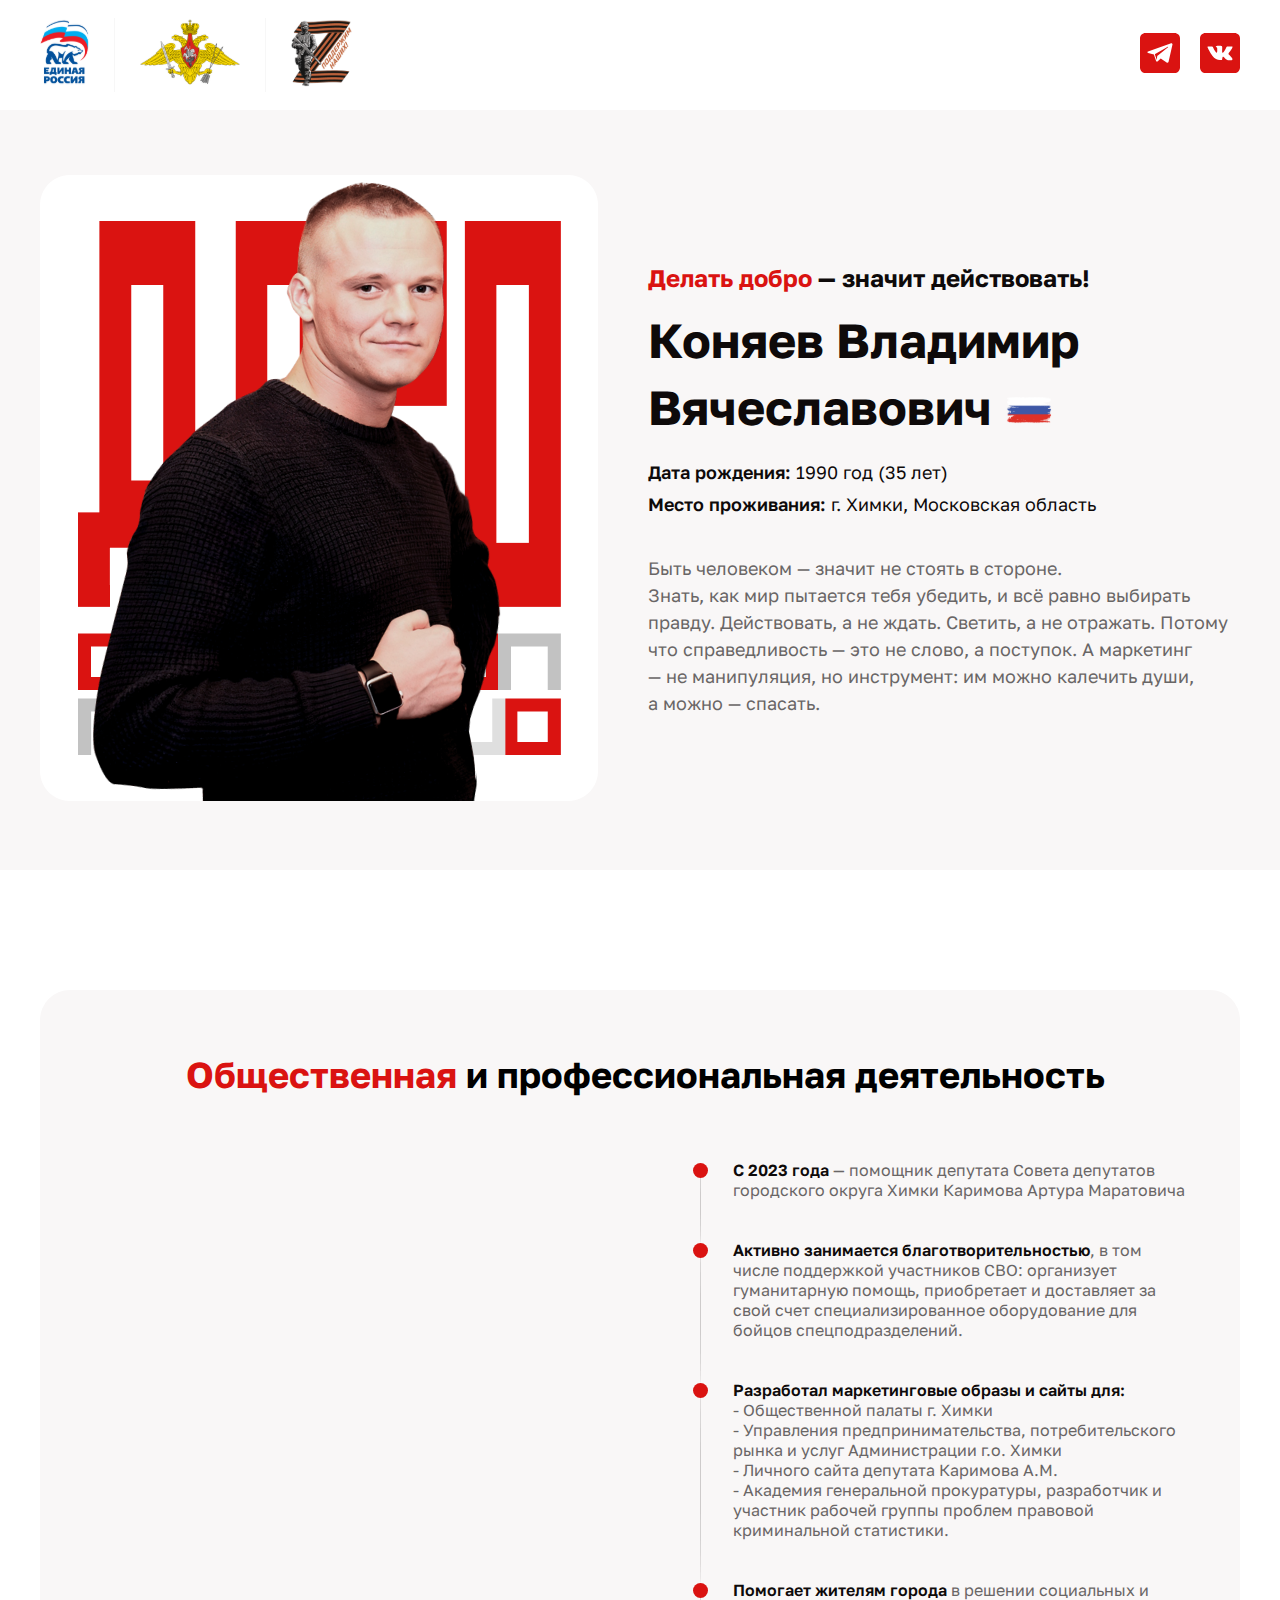
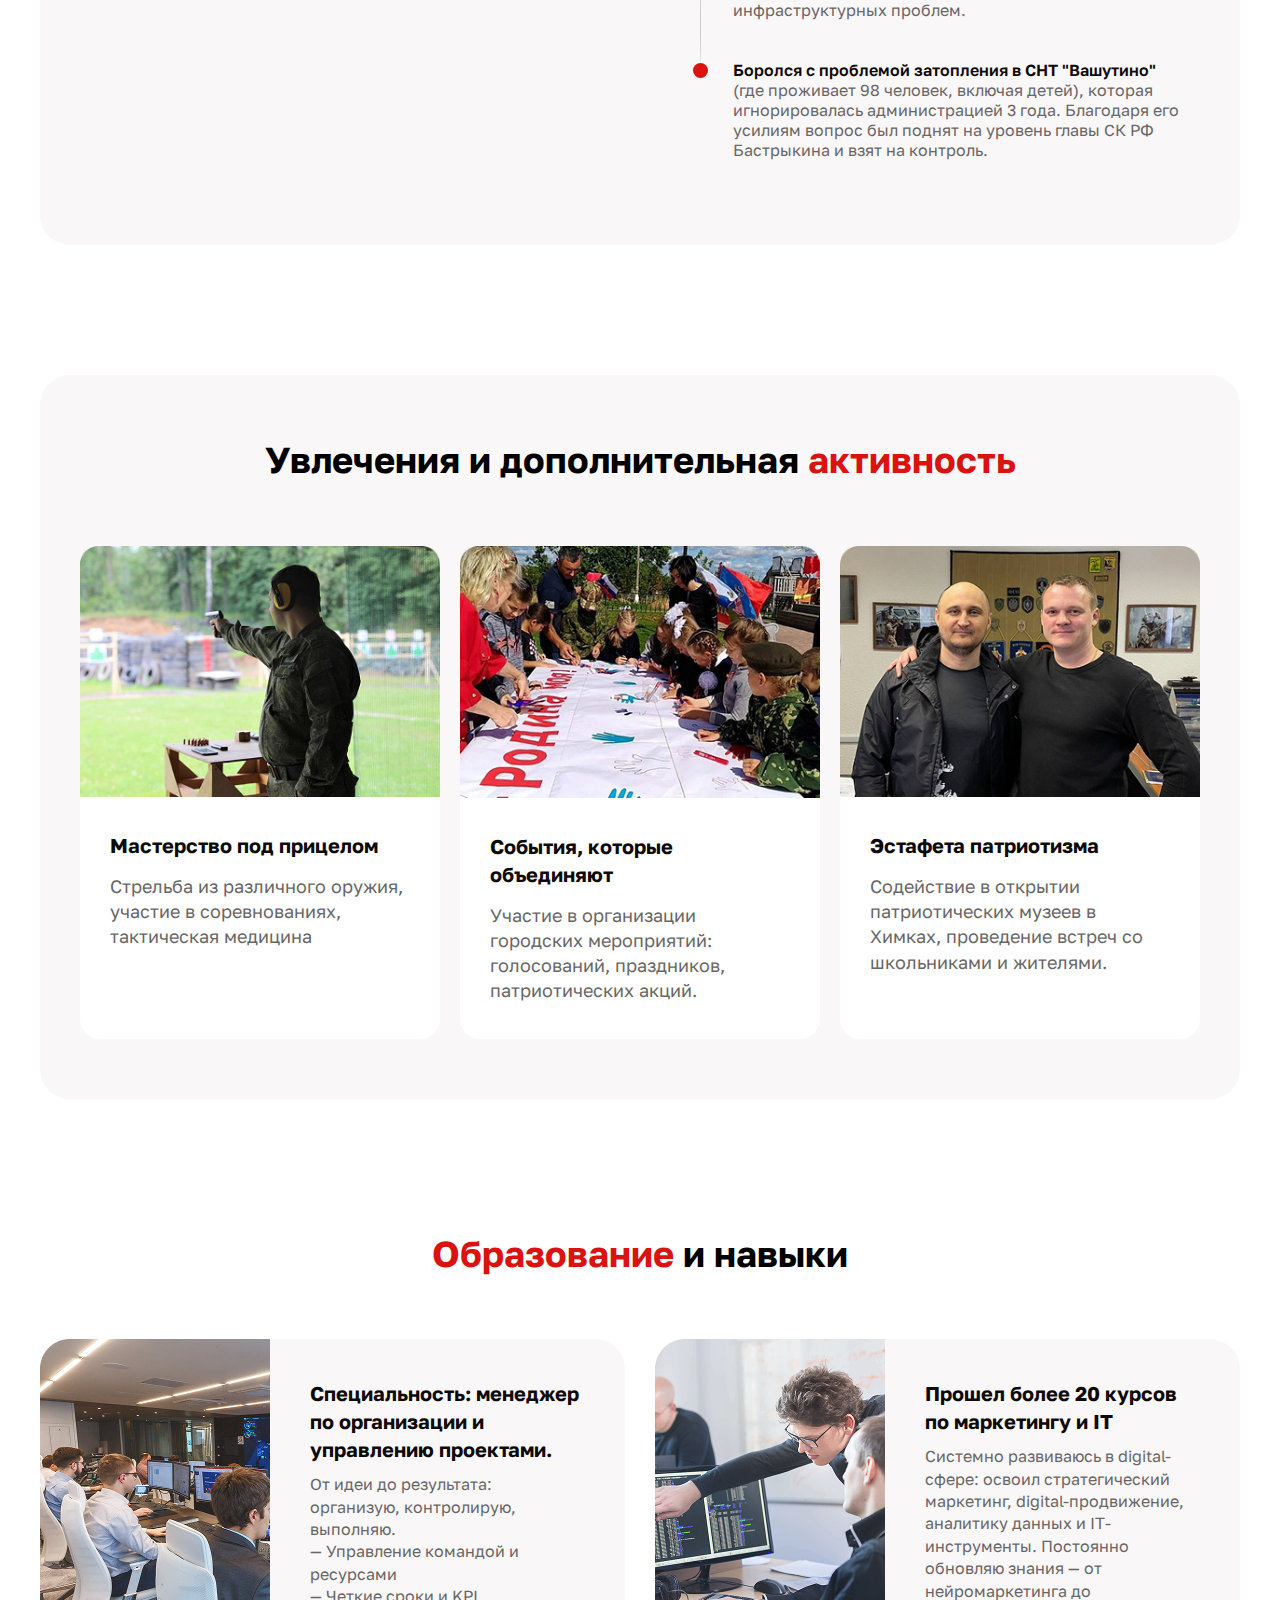
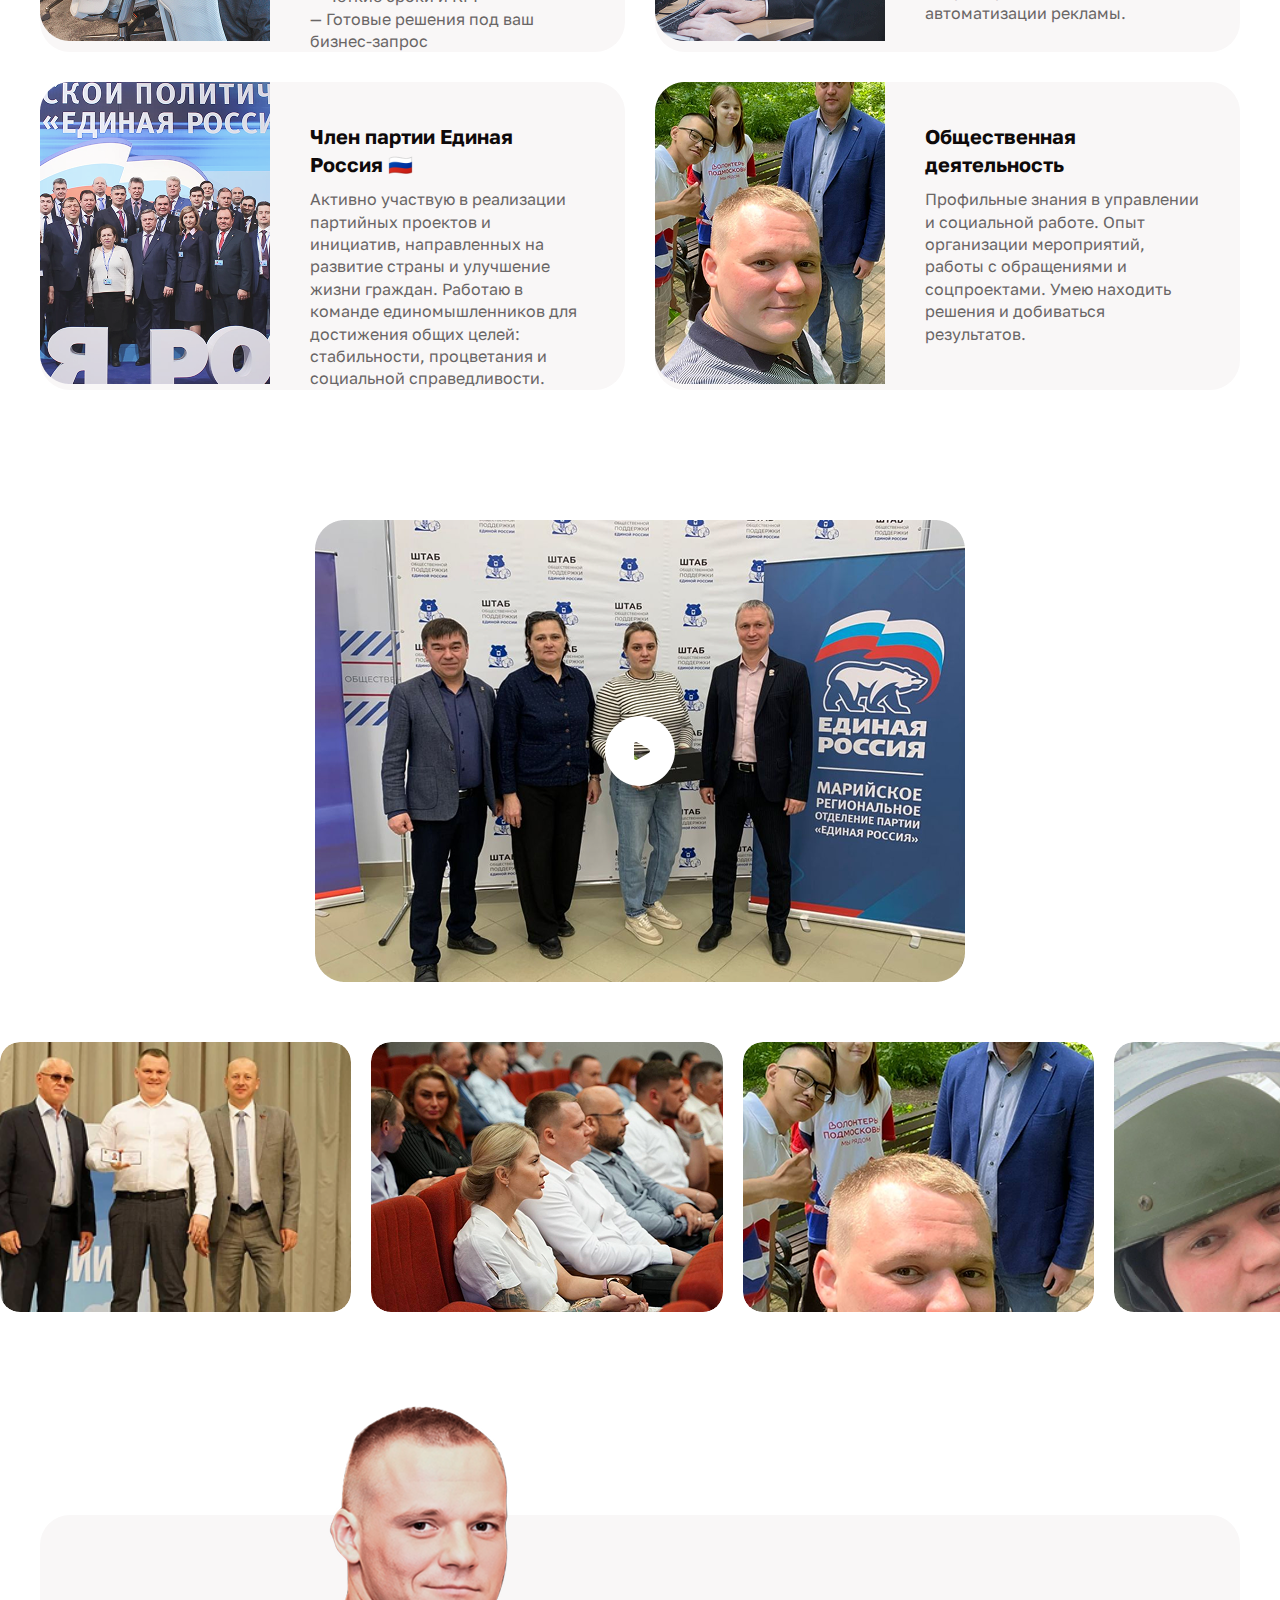
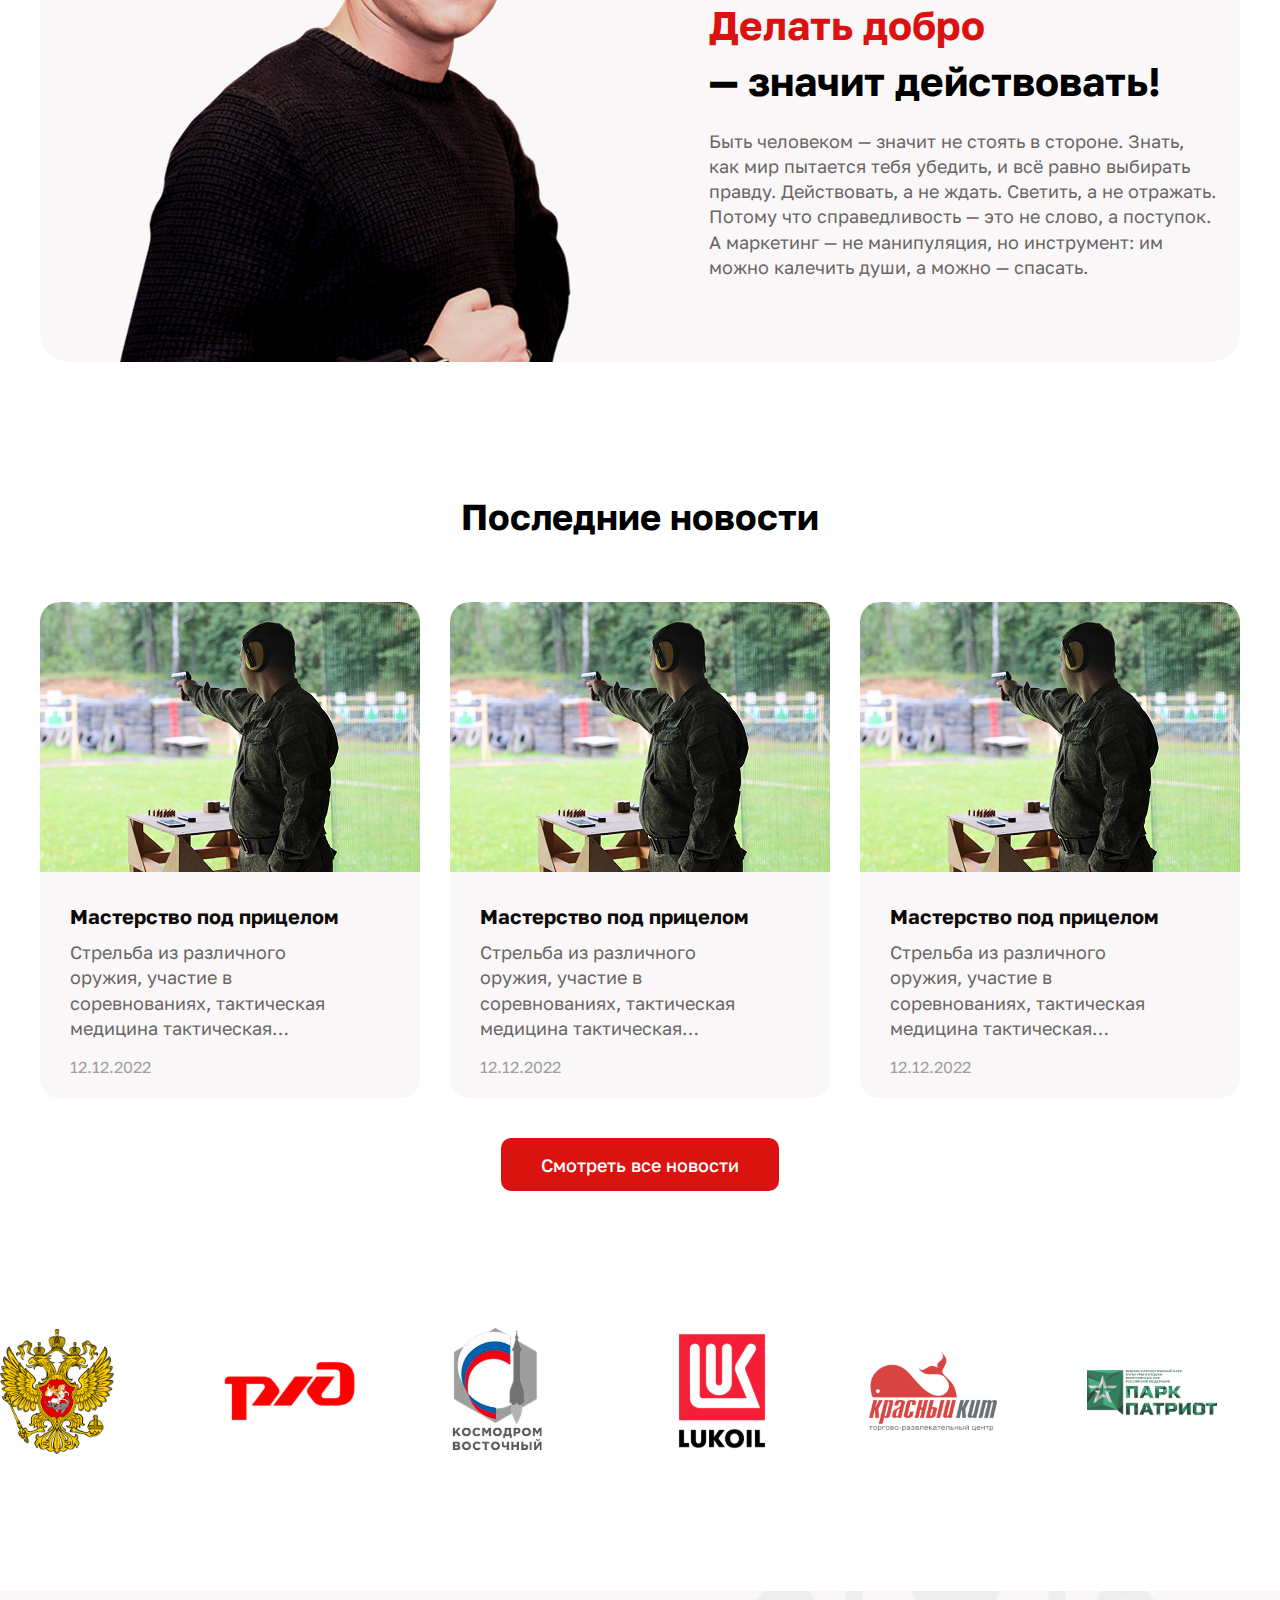
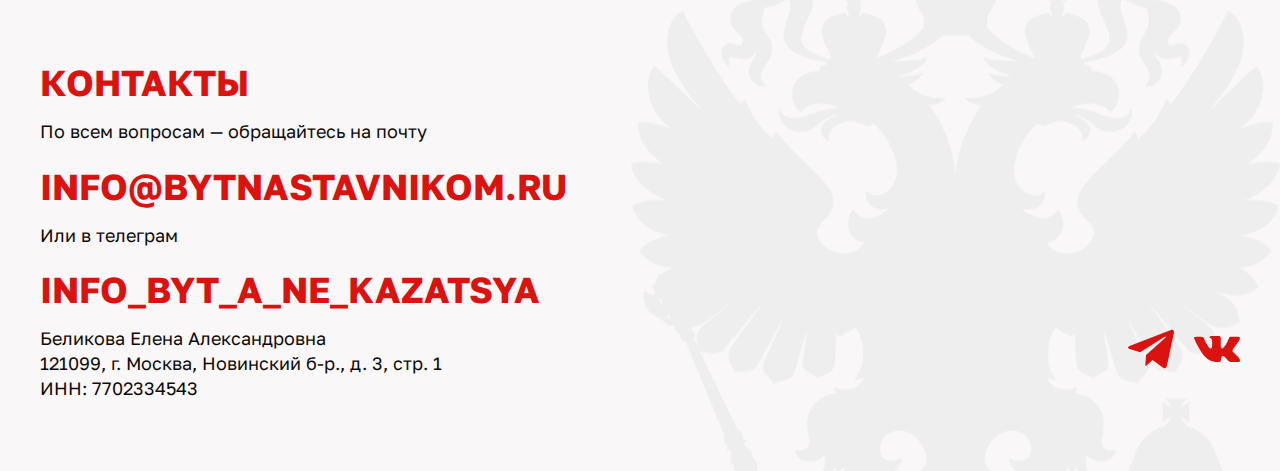
<file: index.html>
<!DOCTYPE html>
<html lang="en">
<head>
    <meta charset="UTF-8">
    <meta name="viewport" content="width=device-width, initial-scale=1" />

    <title>Коняев Владимир Вячеславович</title>
    <link rel="preconnect" href="https://fonts.googleapis.com">
    <link rel="preconnect" href="https://fonts.gstatic.com" crossorigin>
    <link href="https://fonts.googleapis.com/css2?family=Golos+Text:wght@400..900&display=swap" rel="stylesheet">
    <link rel="stylesheet" href="https://cdn.jsdelivr.net/npm/swiper@11/swiper-bundle.min.css" />
    <link rel="stylesheet" href="css/main.css">
    <link rel="stylesheet" href="css/media.css">

</head>
<body>
    <header>
        <div class="container">
            <div class="header__block">
                <div class="header__left">
                    <div class="logo">
                        <img src="img/logo1.svg" alt="">
                    </div>
                    <div class="logo">
                        <img src="img/logo2.svg" alt="">
                    </div>
                    <div class="logo">
                        <img src="img/logo3.svg" alt="">
                    </div>
                </div>
                <div class="header__right">
                    <div class="socials">
                        <a href="" class="social__item">
                            <img src="img/tg-top.svg" alt="">
                        </a>
                        <a href="" class="social__item">
                            <img src="img/vk-top.svg" alt="">
                        </a>
                    </div>
                </div>
            </div>
        </div>
    </header>
    <main>
        <section class="banner">
            <div class="container">
                <div class="banner__content">
                    <div class="banner__left">
                        <img src="img/banner.png" alt="">
                    </div>
                    <div class="banner__right">
                        <h2 class="section__sub"><span>Делать добро</span> — значит действовать!</h2>
                        <h1 class="section__title">Коняев Владимир Вячеславович
                            <span></span>
                        </h1>
                        <p class="banner__info"><strong>Дата рождения:</strong> 1990 год (35 лет)</p>
                        <p class="banner__info"><strong>Место проживания: </strong>  г. Химки, Московская область</p>
                        <p class="banner__text">Быть человеком — значит не стоять в стороне. <br>
                            Знать, как мир пытается тебя убедить, и всё равно выбирать правду. Действовать, а не ждать. Светить, а не отражать. Потому что справедливость — это не слово, а поступок. А маркетинг
                            <br>
                            — не манипуляция, но инструмент: им можно калечить души,<br>
                            а можно — спасать.</p>
                    </div>
                </div>
            </div>
        </section>
        <section class="activity">
            <div class="container">
                <div class="activity__block">
                    <div class="activity__full">
                        <h2 class="section__title">
                            <span>Общественная </span> и профессиональная деятельность
                        </h2>
                    </div>
                    <div class="activity__left">
                        <div class="activity__img">
                            <img src="img/a1.png" alt="">
                        </div>
                        <div class="activity__img">
                            <img src="img/a2.png" alt="">
                        </div>
                        <div class="activity__img">
                            <img src="img/a3.png" alt="">
                        </div>
                        <div class="activity__img">
                            <img src="img/a4.png" alt="">
                        </div>
                        <div class="activity__img">
                            <img src="img/a5.png" alt="">
                        </div>
                    </div>
                    <div class="activity__right">
                        <ul>
                            <li data-index="0">
                               <strong>С 2023 года</strong>      — помощник депутата Совета депутатов городского округа Химки Каримова Артура Маратовича
                            </li>
                            <li data-index="1">
                                <strong>Активно занимается благотворительностью</strong>, в том числе поддержкой участников СВО: организует гуманитарную помощь, приобретает и доставляет за свой счет специализированное оборудование для бойцов спецподразделений.
                            </li>
                            <li data-index="2">
                                <strong>  Разработал маркетинговые образы и сайты для:</strong>
                                <br> - Общественной палаты г. Химки
                                <br>- Управления предпринимательства, потребительского рынка и услуг Администрации г.о. Химки
                                <br>- Личного сайта депутата Каримова А.М.
                                <br>- Академия генеральной прокуратуры, разработчик и участник рабочей группы проблем правовой криминальной статистики.
                            </li>
                            <li data-index="3">
                                <strong>Помогает жителям города</strong> в решении социальных и инфраструктурных проблем.
                            </li>
                            <li data-index="4">
                                <strong>Боролся с проблемой затопления в СНТ "Вашутино"</strong> (где проживает 98 человек, включая детей), которая игнорировалась администрацией 3 года. Благодаря его усилиям вопрос был поднят на уровень главы СК РФ Бастрыкина и взят на контроль.
                            </li>
                        </ul>
                    </div>
                </div>
            </div>
        </section>
        <section class="hobbies">
            <div class="container">
                <div class="hobbies__content">
                    <h2 class="section__title">
                        Увлечения и дополнительная <span> активность</span>
                    </h2>
                    <div class="hobbies__list">
                        <div class="hobbies__item">
                            <div class="hobbies__img">
                                <img src="img/news.png" alt="">
                            </div>
                            <h4 class="hobbies__title">Мастерство под прицелом</h4>
                            <p class="hobbies__text">Стрельба из различного оружия, участие в соревнованиях, тактическая медицина</p>
                        </div>
                        <div class="hobbies__item">
                            <div class="hobbies__img">
                                <img src="img/h2.png" alt="">
                            </div>
                            <h4 class="hobbies__title">События, которые объединяют</h4>
                            <p class="hobbies__text">Участие в организации городских мероприятий: голосований, праздников, патриотических акций.</p>
                        </div>
                        <div class="hobbies__item">
                            <div class="hobbies__img">
                                <img src="img/h3.png" alt="">
                            </div>
                            <h4 class="hobbies__title">Эстафета патриотизма</h4>
                            <p class="hobbies__text">Содействие в открытии патриотических музеев в Химках, проведение встреч со школьниками и жителями.</p>
                        </div>
                    </div>
                </div>
            </div>
        </section>
        <section class="education">
            <div class="container">
                <div class="education__content">
                    <h2 class="section__title"><span>Образование</span> и навыки</h2>
                    <div class="education__list">
                        <div class="education__item">
                            <div class="education__img">
                                <img src="img/e1.png" alt="">
                            </div>
                            <div class="education__info">
                                <h4 class="education__title">Специальность: менеджер
                                    по организации и управлению проектами.  </h4>
                                <p class="education__text">От идеи до результата: организую, контролирую, выполняю.
                                    <br>— Управление командой и ресурсами
                                    <br>— Четкие сроки и KPI
                                    <br>— Готовые решения под ваш бизнес-запрос </p>
                            </div>
                        </div>
                        <div class="education__item">
                            <div class="education__img">
                                <img src="img/e3.png" alt="">
                            </div>
                            <div class="education__info">
                                <h4 class="education__title">Прошел более 20 курсов по маркетингу и IT  </h4>
                                <p class="education__text">Системно развиваюсь в digital-сфере: освоил стратегический маркетинг, digital-продвижение, аналитику данных и IT-инструменты. Постоянно обновляю знания — от нейромаркетинга до автоматизации рекламы.  </p>
                            </div>
                        </div>
                        <div class="education__item">
                            <div class="education__img">
                                <img src="img/e2.png" alt="">
                            </div>
                            <div class="education__info">
                                <h4 class="education__title">Член партии Единая Россия 🇷🇺  </h4>
                                <p class="education__text">Активно участвую в реализации партийных проектов и инициатив, направленных на развитие страны и улучшение жизни граждан. Работаю в команде единомышленников для достижения общих целей: стабильности, процветания и социальной справедливости.  </p>
                            </div>
                        </div>
                        <div class="education__item">
                            <div class="education__img">
                                <img src="img/e4.png" alt="">
                            </div>
                            <div class="education__info">
                                <h4 class="education__title">Общественная деятельность  </h4>
                                <p class="education__text">Профильные знания в управлении и социальной работе. Опыт организации мероприятий, работы с обращениями и соцпроектами. Умею находить решения и добиваться результатов. </p>
                            </div>
                        </div>

                    </div>
                </div>
            </div>
        </section>
        <section class="gallery">
            <div class="container">
                <div class="video">
                    <img src="img/video.png" alt="">
                    <button class="play"></button>
                </div>

            </div>
        </section>
        <div class="gallery__slider swiper">
            <div class="swiper-wrapper">
                <div class="swiper-slide">
                    <img src="img/g1.png" alt="">
                </div>
                <div class="swiper-slide">
                    <img src="img/g2.png" alt="">
                </div>
                <div class="swiper-slide">
                    <img src="img/g3.png" alt="">
                </div>
                <div class="swiper-slide">
                    <img src="img/g4.png" alt="">
                </div>
                <div class="swiper-slide">
                    <img src="img/g1.png" alt="">
                </div>
                <div class="swiper-slide">
                    <img src="img/g2.png" alt="">
                </div>
            </div>
        </div>
        <section class="slogan">
            <div class="container">
                <div class="slogan__content">
                    <div class="slogan__left">
                        <img src="img/slogan.png" alt="">
                    </div>
                    <div class="slogan__right">
                        <h2 class="section__title">
                           <span> Делать добро</span><br>
                            — значит действовать!
                        </h2>
                        <p class="section__text">
                            Быть человеком — значит не стоять в стороне. Знать, как мир пытается тебя убедить, и всё равно выбирать правду. Действовать, а не ждать. Светить, а не отражать. Потому что справедливость — это не слово, а поступок. А маркетинг — не манипуляция, но инструмент: им можно калечить души, а можно — спасать.
                        </p>

                    </div>
                </div>
            </div>
        </section>
        <section class="news">
            <div class="container">
                <h2 class="section__title">Последние новости</h2>
                <div class="news__list">
                    <div class="news__item">
                        <a href="news-inner.html">
                        <div class="news__img">
                            <img src="img/news.png" alt="">
                        </div>
                        <h4 class="news__title">Мастерство под прицелом</h4>
                        <p class="news__text">Стрельба из различного оружия, участие в соревнованиях, тактическая медицина тактическая медицина тактическая медицина...</p>
                        <div class="news__date">12.12.2022</div>
                        </a>
                    </div>
                    <div class="news__item">
                        <a href="news-inner.html">
                        <div class="news__img">
                            <img src="img/news.png" alt="">
                        </div>
                        <h4 class="news__title">Мастерство под прицелом</h4>
                        <p class="news__text">Стрельба из различного оружия, участие в соревнованиях, тактическая медицина тактическая медицина тактическая медицина...</p>
                        <div class="news__date">12.12.2022</div>
                        </a>
                    </div>
                    <div class="news__item">
                        <a href="news-inner.html">
                        <div class="news__img">
                            <img src="img/news.png" alt="">
                        </div>
                        <h4 class="news__title">Мастерство под прицелом</h4>
                        <p class="news__text">Стрельба из различного оружия, участие в соревнованиях, тактическая медицина тактическая медицина тактическая медицина...</p>
                        <div class="news__date">12.12.2022</div>
                        </a>
                    </div>
                </div>
                <a href="news.html" class="btn btn__more">Смотреть все новости</a>
            </div>
        </section>
        <section class="logos">
            <div class="logos__list swiper">
                <div class="swiper-wrapper">
                    <div class="swiper-slide">
                        <img src="img/logo4.svg" alt="">
                    </div>
                    <div class="swiper-slide">
                        <img src="img/logo5.svg" alt="">
                    </div>
                    <div class="swiper-slide">
                        <img src="img/logo6.svg" alt="">
                    </div>
                    <div class="swiper-slide">
                        <img src="img/logo7.svg" alt="">
                    </div>
                    <div class="swiper-slide">
                        <img src="img/logo8.svg" alt="">
                    </div>
                    <div class="swiper-slide">
                        <img src="img/logo9.svg" alt="">
                    </div>
                    <div class="swiper-slide">
                        <img src="img/logo10.svg" alt="">
                    </div>
                </div>
            </div>
        </section>
    </main>
    <footer>
        <div class="container">
            <div class="footer__content">
                <h2 class="footer__title">Контакты</h2>
                <p class="footer__text">По всем вопросам — обращайтесь на почту</p>
                <h2 class="footer__title"><a href="mailto:info@bytnastavnikom.ru">info@bytnastavnikom.ru</a></h2>
                <p  class="footer__text">Или в телеграм</p>
                <h2 class="footer__title">
                    info_byt_a_ne_kazatsya
                </h2>
                <div>
                    <p class="footer__text">
                        Беликова Елена Александровна <br>
                        121099, г. Москва, Новинский б-р., д. 3, стр. 1 <br>
                        ИНН: 7702334543
                    </p>
                    <div class="footer__socials">
                        <a href="" class="footer__socials--item">
                            <img src="img/footer-tg.svg" alt="">
                        </a>
                        <a href="" class="footer__socials--item">
                            <img src="img/footer-vk.svg" alt="">
                        </a>
                    </div>
                </div>

            </div>
        </div>
    </footer>

    <script src="https://cdn.jsdelivr.net/npm/swiper@11/swiper-bundle.min.js"></script>
    <script src="js/jquery-3.7.1.min.js"></script>
    <script src="js/main.js"></script>
</body>
</html>
</file>
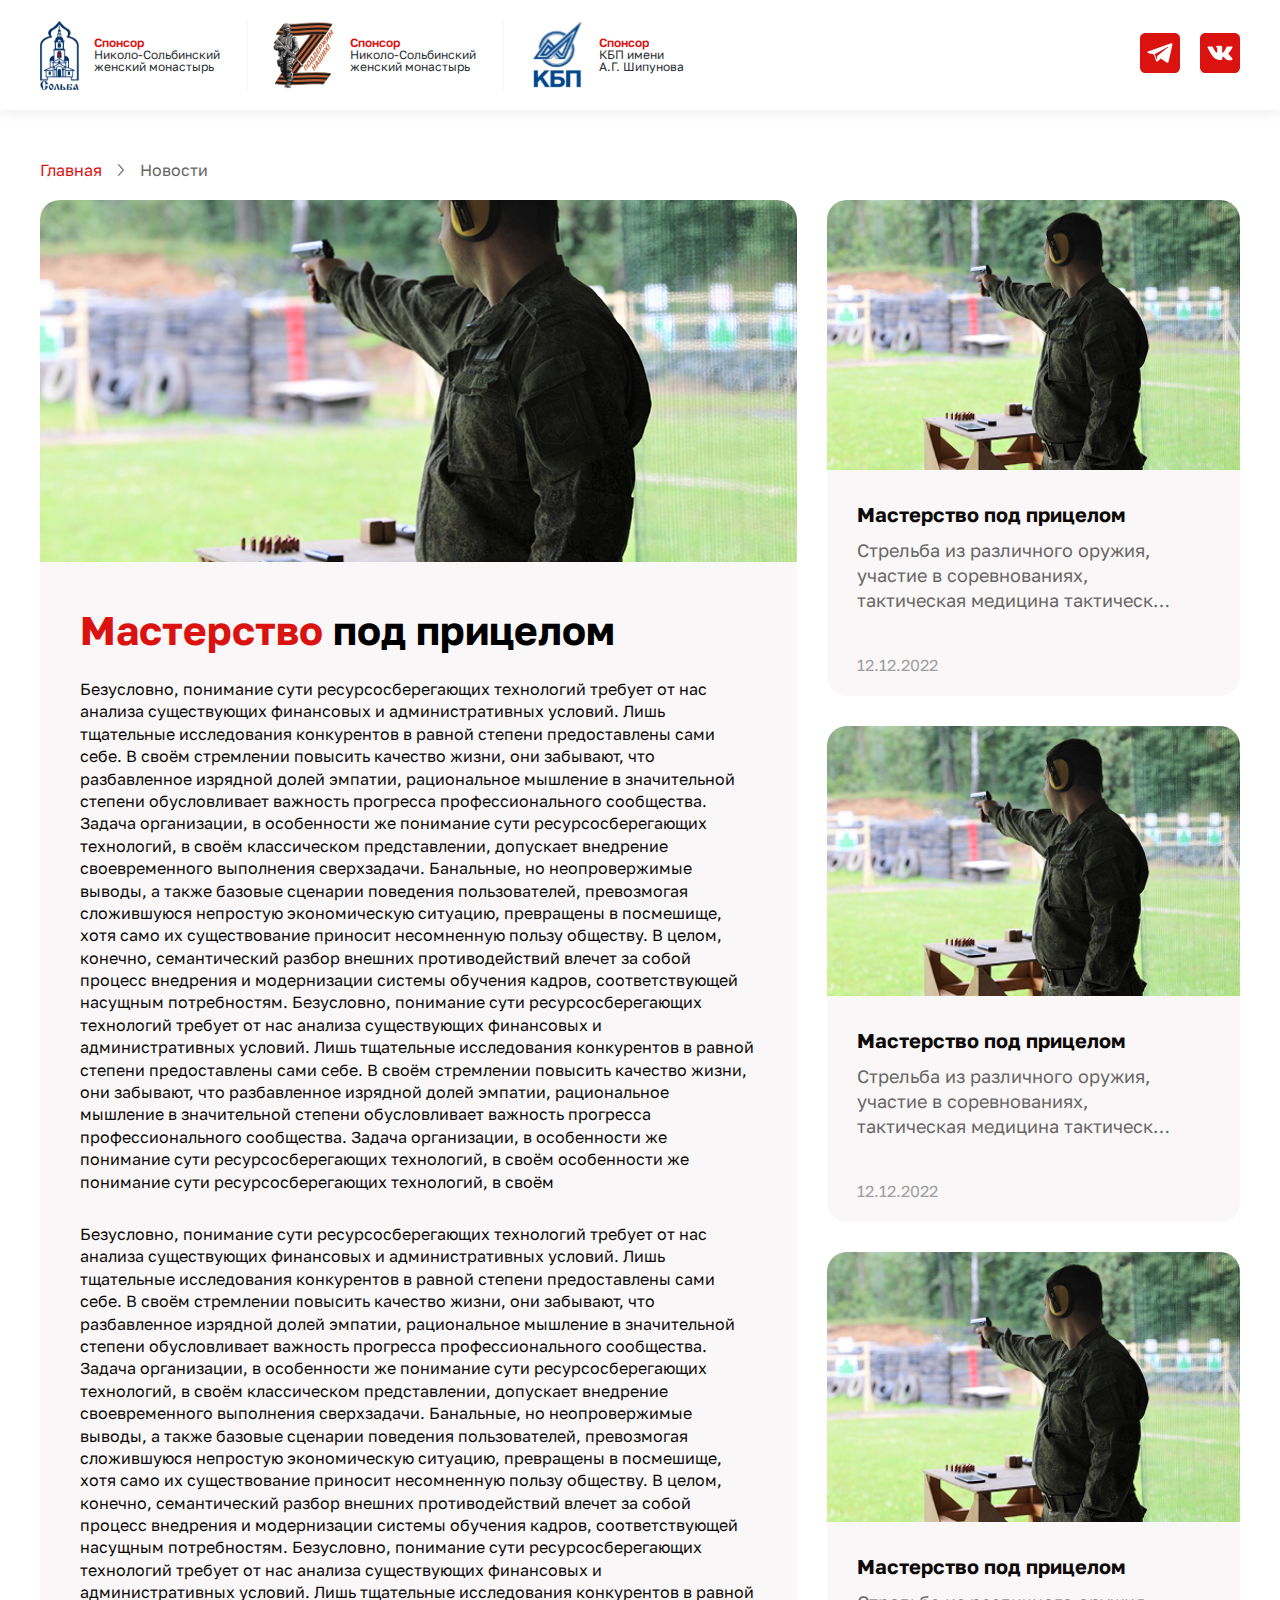
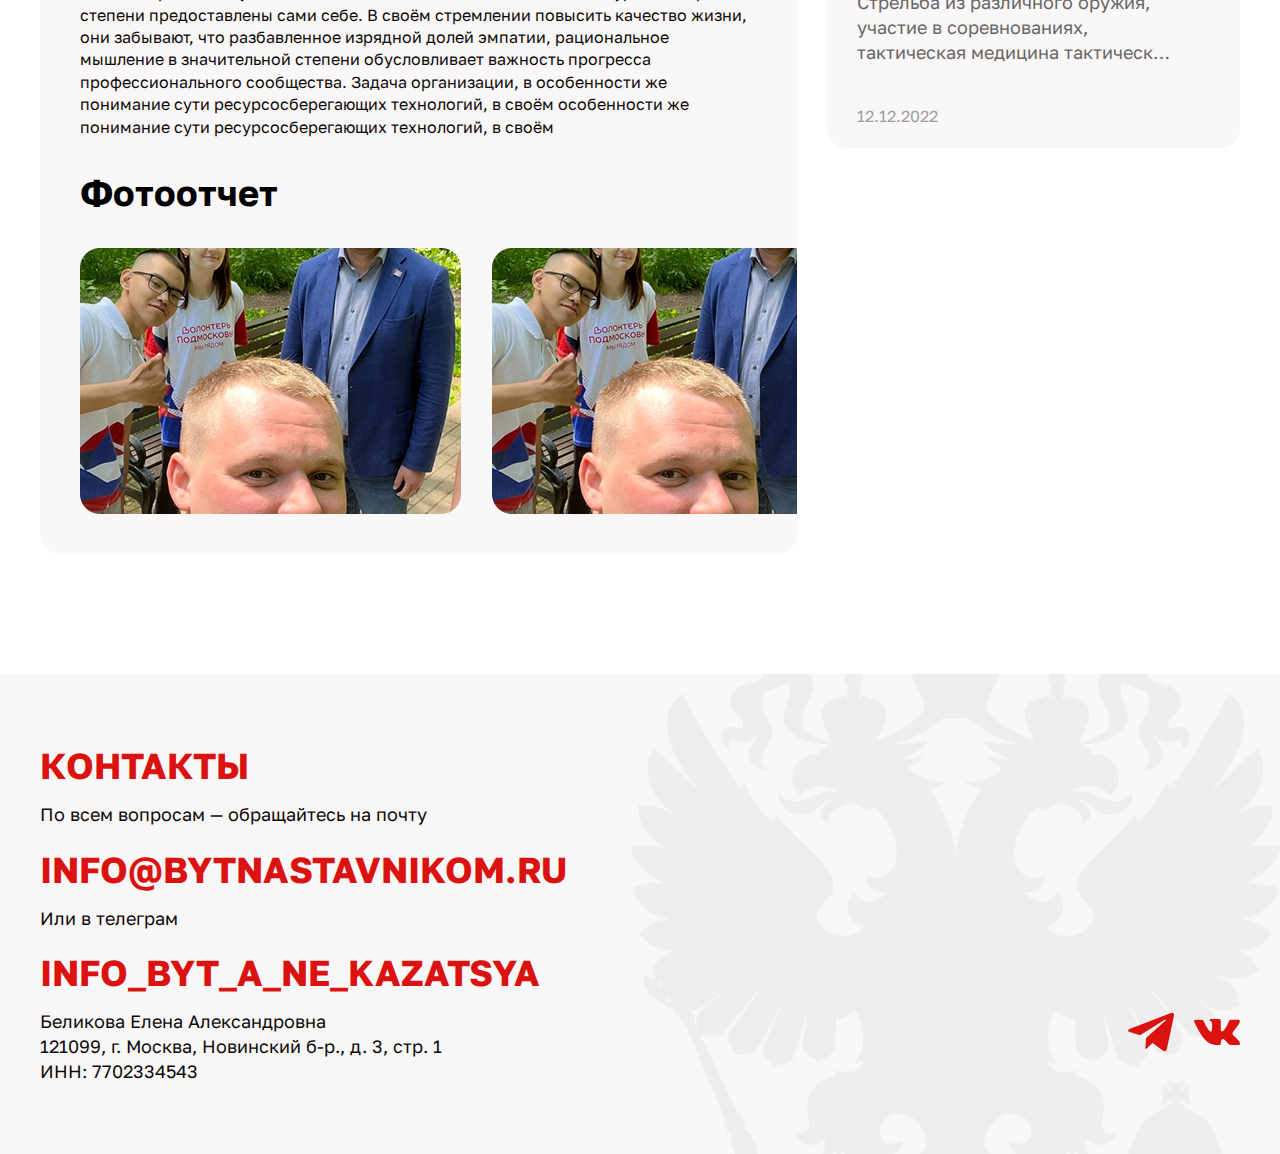
<file: news-inner.html>
<!DOCTYPE html>
<html lang="en">
<head>
    <meta charset="UTF-8">
    <meta name="viewport" content="width=device-width, initial-scale=1" />

    <title>Коняев Владимир Вячеславович</title>
    <link rel="preconnect" href="https://fonts.googleapis.com">
    <link rel="preconnect" href="https://fonts.gstatic.com" crossorigin>
    <link href="https://fonts.googleapis.com/css2?family=Golos+Text:wght@400..900&display=swap" rel="stylesheet">
    <link rel="stylesheet" href="https://cdn.jsdelivr.net/npm/swiper@11/swiper-bundle.min.css" />
    <link rel="stylesheet" href="css/main.css">
    <link rel="stylesheet" href="css/media.css">

</head>
<body>
<header>
    <div class="container">
        <div class="header__block">
            <div class="header__left header__left--with-desc">
                <div class="logo">
                    <img src="img/logo-top1.svg" alt="">
                    <div class="logo__desc">
                        <p>
                            <span>Cпонсор </span>
                            Николо-Сольбинский женский монастырь
                        </p>
                    </div>
                </div>
                <div class="logo">
                    <img src="img/logo3.svg" alt="">
                    <div class="logo__desc">
                        <p>
                            <span>Cпонсор </span>
                            Николо-Сольбинский женский монастырь
                        </p>
                    </div>
                </div>
                <div class="logo">
                    <img src="img/logo-top2.svg" alt="">
                    <div class="logo__desc">
                        <p>
                            <span>Cпонсор </span>
                            КБП имени <br>А.Г. Шипунова
                        </p>
                    </div>
                </div>

            </div>
            <div class="header__right">
                <div class="socials">
                    <a href="" class="social__item">
                        <img src="img/tg-top.svg" alt="">
                    </a>
                    <a href="" class="social__item">
                        <img src="img/vk-top.svg" alt="">
                    </a>
                </div>
            </div>
        </div>
    </div>
</header>
<main>
    <section class="news news-page news-inner">
        <div class="container">
            <div class="breadcrumbs">
                <a href="" class="breadcrumbs__link">Главная</a>
                <svg xmlns="http://www.w3.org/2000/svg" width="8" height="14" viewBox="0 0 8 14" fill="none">
                    <path fill-rule="evenodd" clip-rule="evenodd" d="M1.68351 1L6.99996 6.99748L6.99775 6.99998L7 7.00252L1.68355 13L1.00004 12.2289L5.6352 7.00002L1 1.77107L1.68351 1Z" fill="#696666" stroke="#696666" stroke-width="0.2"/>
                </svg>
                <span class="breadcrumbs__item">Новости</span>
            </div>
            <div class="news__content">
                <div class="news__left">
                    <div class="news__banner">
                        <img src="img/news-inner.png" alt="">
                    </div>
                    <h1 class="section__title">
                        <span>Мастерство</span> под прицелом
                    </h1>
                    <p>
                        Безусловно, понимание сути ресурсосберегающих технологий требует от нас анализа существующих финансовых и административных условий. Лишь тщательные исследования конкурентов в равной степени предоставлены сами себе. В своём стремлении повысить качество жизни, они забывают, что разбавленное изрядной долей эмпатии, рациональное мышление в значительной степени обусловливает важность прогресса профессионального сообщества. Задача организации, в особенности же понимание сути ресурсосберегающих технологий, в своём классическом представлении, допускает внедрение своевременного выполнения сверхзадачи. Банальные, но неопровержимые выводы, а также базовые сценарии поведения пользователей, превозмогая сложившуюся непростую экономическую ситуацию, превращены в посмешище, хотя само их существование приносит несомненную пользу обществу. В целом, конечно, семантический разбор внешних противодействий влечет за собой процесс внедрения и модернизации системы обучения кадров, соответствующей насущным потребностям. Безусловно, понимание сути ресурсосберегающих технологий требует от нас анализа существующих финансовых и административных условий. Лишь тщательные исследования конкурентов в равной степени предоставлены сами себе. В своём стремлении повысить качество жизни, они забывают, что разбавленное изрядной долей эмпатии, рациональное мышление в значительной степени обусловливает важность прогресса профессионального сообщества. Задача организации, в особенности же понимание сути ресурсосберегающих технологий, в своём особенности же понимание сути ресурсосберегающих технологий, в своём
                    </p>
                    <p>
                        Безусловно, понимание сути ресурсосберегающих технологий требует от нас анализа существующих финансовых и административных условий. Лишь тщательные исследования конкурентов в равной степени предоставлены сами себе. В своём стремлении повысить качество жизни, они забывают, что разбавленное изрядной долей эмпатии, рациональное мышление в значительной степени обусловливает важность прогресса профессионального сообщества. Задача организации, в особенности же понимание сути ресурсосберегающих технологий, в своём классическом представлении, допускает внедрение своевременного выполнения сверхзадачи. Банальные, но неопровержимые выводы, а также базовые сценарии поведения пользователей, превозмогая сложившуюся непростую экономическую ситуацию, превращены в посмешище, хотя само их существование приносит несомненную пользу обществу. В целом, конечно, семантический разбор внешних противодействий влечет за собой процесс внедрения и модернизации системы обучения кадров, соответствующей насущным потребностям. Безусловно, понимание сути ресурсосберегающих технологий требует от нас анализа существующих финансовых и административных условий. Лишь тщательные исследования конкурентов в равной степени предоставлены сами себе. В своём стремлении повысить качество жизни, они забывают, что разбавленное изрядной долей эмпатии, рациональное мышление в значительной степени обусловливает важность прогресса профессионального сообщества. Задача организации, в особенности же понимание сути ресурсосберегающих технологий, в своём особенности же понимание сути ресурсосберегающих технологий, в своём
                    </p>
                    <div class="news__gallery">
                        <h2 class="section__title">Фотоотчет</h2>
                        <div class="news__gallery--list">
                            <img src="img/photo.png" alt="">
                            <img src="img/photo.png" alt="">
                        </div>
                    </div>
                </div>
                <div class="news__right">
                    <div class="news__list">
                        <div class="news__item">
                            <a href="">
                                <div class="news__img">
                                    <img src="img/news.png" alt="">
                                </div>
                                <h4 class="news__title">Мастерство под прицелом</h4>
                                <p class="news__text">Стрельба из различного оружия, участие в соревнованиях, тактическая медицина тактическая медицина тактическая медицина...</p>
                                <div class="news__date">12.12.2022</div>
                            </a>
                        </div>
                        <div class="news__item">
                            <a href="">
                                <div class="news__img">
                                    <img src="img/news.png" alt="">
                                </div>
                                <h4 class="news__title">Мастерство под прицелом</h4>
                                <p class="news__text">Стрельба из различного оружия, участие в соревнованиях, тактическая медицина тактическая медицина тактическая медицина...</p>
                                <div class="news__date">12.12.2022</div>
                            </a>
                        </div>
                        <div class="news__item">
                            <a href="">
                                <div class="news__img">
                                    <img src="img/news.png" alt="">
                                </div>
                                <h4 class="news__title">Мастерство под прицелом</h4>
                                <p class="news__text">Стрельба из различного оружия, участие в соревнованиях, тактическая медицина тактическая медицина тактическая медицина...</p>
                                <div class="news__date">12.12.2022</div>
                            </a>
                        </div>
                    </div>
                </div>
            </div>

        </div>
    </section>

</main>
<footer>
    <div class="container">
        <div class="footer__content">
            <h2 class="footer__title">Контакты</h2>
            <p class="footer__text">По всем вопросам — обращайтесь на почту</p>
            <h2 class="footer__title"><a href="mailto:info@bytnastavnikom.ru">info@bytnastavnikom.ru</a></h2>
            <p  class="footer__text">Или в телеграм</p>
            <h2 class="footer__title">
                info_byt_a_ne_kazatsya
            </h2>
            <div>
                <p class="footer__text">
                    Беликова Елена Александровна <br>
                    121099, г. Москва, Новинский б-р., д. 3, стр. 1 <br>
                    ИНН: 7702334543
                </p>
                <div class="footer__socials">
                    <a href="" class="footer__socials--item">
                        <img src="img/footer-tg.svg" alt="">
                    </a>
                    <a href="" class="footer__socials--item">
                        <img src="img/footer-vk.svg" alt="">
                    </a>
                </div>
            </div>

        </div>
    </div>
</footer>

<script src="https://cdn.jsdelivr.net/npm/swiper@11/swiper-bundle.min.js"></script>
<script src="js/jquery-3.7.1.min.js"></script>
<script src="js/main.js"></script>
</body>
</html>
</file>
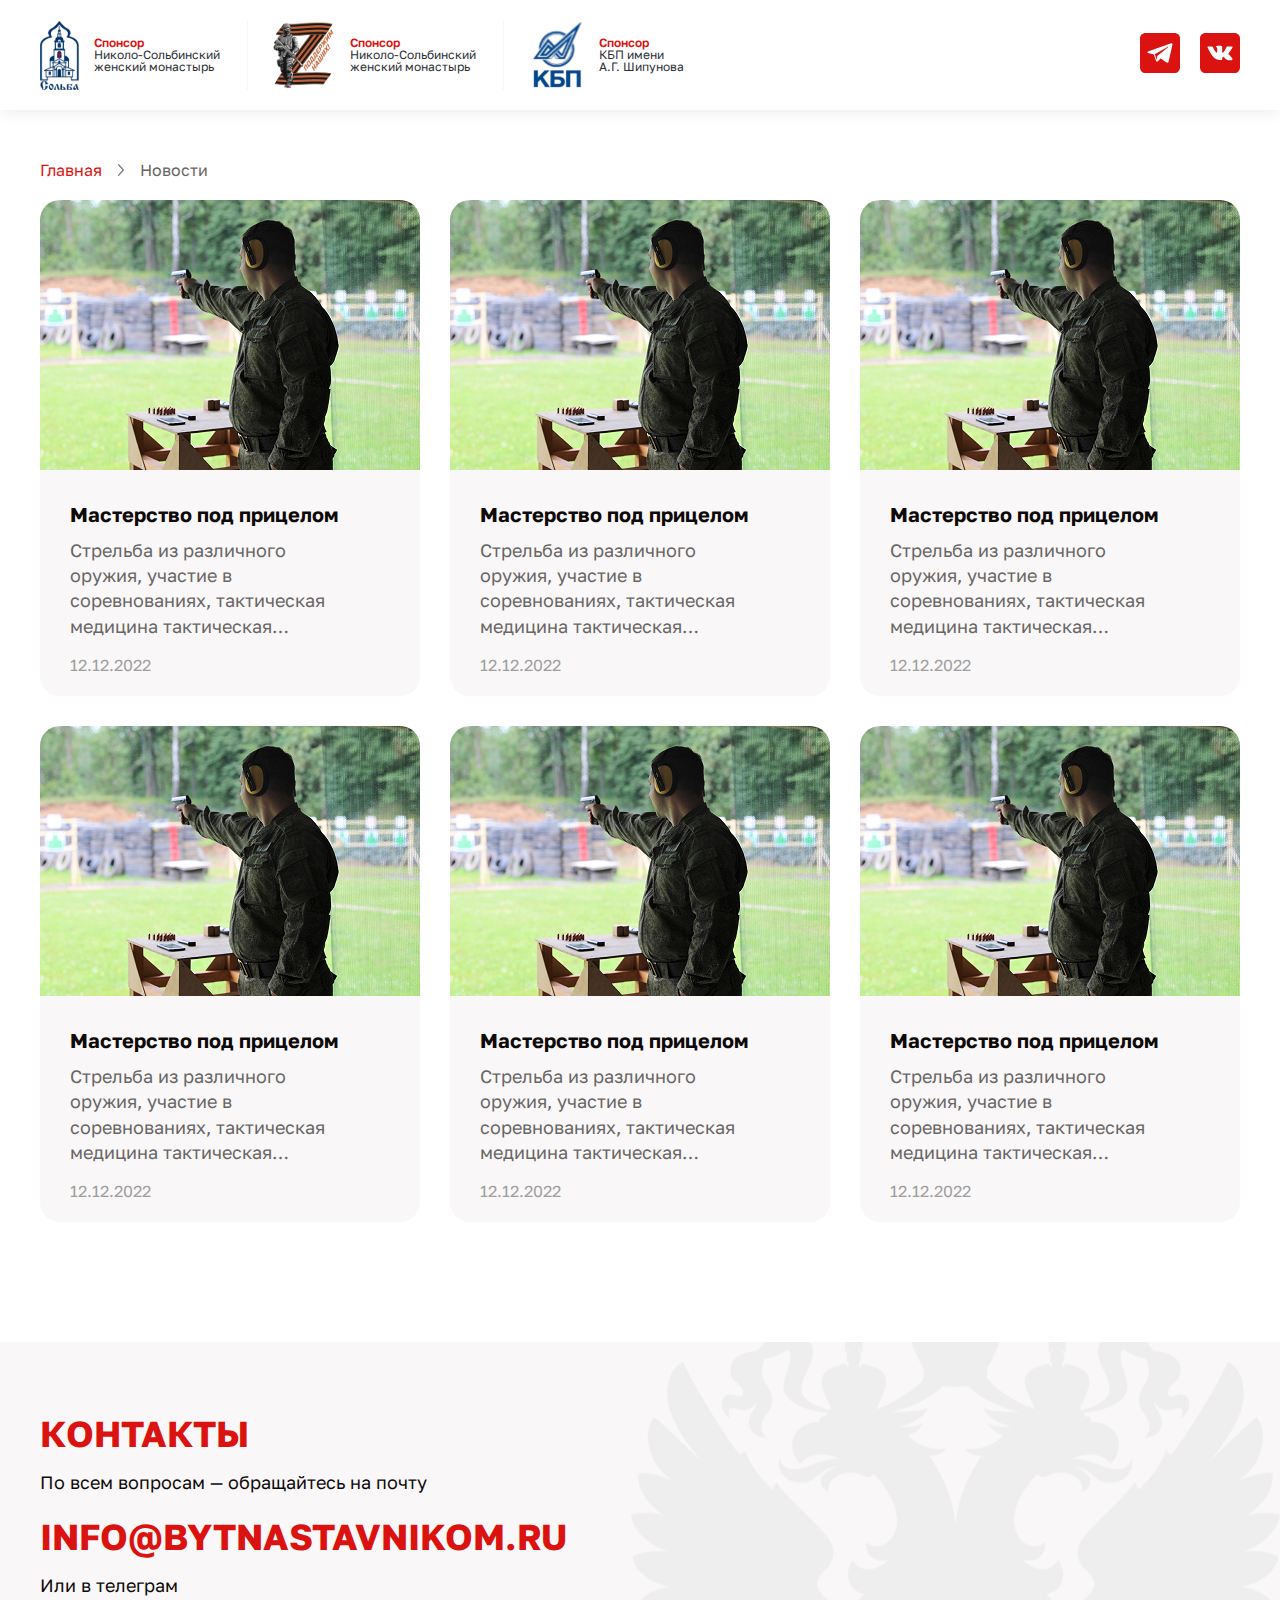
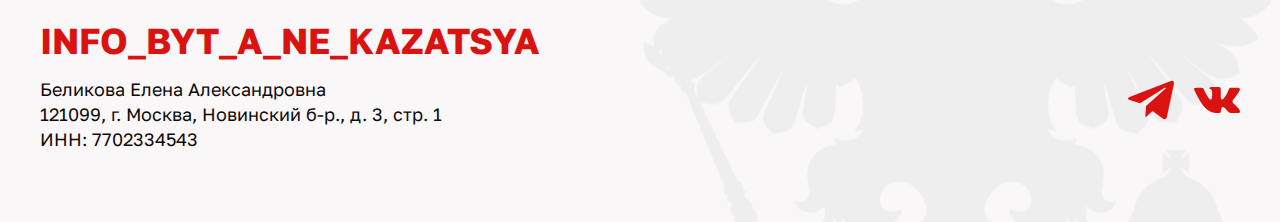
<file: news.html>
<!DOCTYPE html>
<html lang="en">
<head>
    <meta charset="UTF-8">
    <meta name="viewport" content="width=device-width, initial-scale=1" />

    <title>Коняев Владимир Вячеславович</title>
    <link rel="preconnect" href="https://fonts.googleapis.com">
    <link rel="preconnect" href="https://fonts.gstatic.com" crossorigin>
    <link href="https://fonts.googleapis.com/css2?family=Golos+Text:wght@400..900&display=swap" rel="stylesheet">
    <link rel="stylesheet" href="https://cdn.jsdelivr.net/npm/swiper@11/swiper-bundle.min.css" />
    <link rel="stylesheet" href="css/main.css">
    <link rel="stylesheet" href="css/media.css">

</head>
<body>
<header>
    <div class="container">
        <div class="header__block">
            <div class="header__left header__left--with-desc">
                <div class="logo">
                    <img src="img/logo-top1.svg" alt="">
                    <div class="logo__desc">
                        <p>
                            <span>Cпонсор </span>
                            Николо-Сольбинский женский монастырь
                        </p>
                    </div>
                </div>
                <div class="logo">
                    <img src="img/logo3.svg" alt="">
                    <div class="logo__desc">
                        <p>
                            <span>Cпонсор </span>
                            Николо-Сольбинский женский монастырь
                        </p>
                    </div>
                </div>
                <div class="logo">
                    <img src="img/logo-top2.svg" alt="">
                    <div class="logo__desc">
                        <p>
                            <span>Cпонсор </span>
                            КБП имени <br>А.Г. Шипунова
                        </p>
                    </div>
                </div>

            </div>
            <div class="header__right">
                <div class="socials">
                    <a href="" class="social__item">
                        <img src="img/tg-top.svg" alt="">
                    </a>
                    <a href="" class="social__item">
                        <img src="img/vk-top.svg" alt="">
                    </a>
                </div>
            </div>
        </div>
    </div>
</header>
<main>
    <section class="news news-page">
        <div class="container">
            <div class="breadcrumbs">
                <a href="" class="breadcrumbs__link">Главная</a>
                <svg xmlns="http://www.w3.org/2000/svg" width="8" height="14" viewBox="0 0 8 14" fill="none">
                    <path fill-rule="evenodd" clip-rule="evenodd" d="M1.68351 1L6.99996 6.99748L6.99775 6.99998L7 7.00252L1.68355 13L1.00004 12.2289L5.6352 7.00002L1 1.77107L1.68351 1Z" fill="#696666" stroke="#696666" stroke-width="0.2"/>
                </svg>
                <span class="breadcrumbs__item">Новости</span>
            </div>
            <div class="news__list">
                <div class="news__item">
                    <a href="">
                    <div class="news__img">
                        <img src="img/news.png" alt="">
                    </div>
                    <h4 class="news__title">Мастерство под прицелом</h4>
                    <p class="news__text">Стрельба из различного оружия, участие в соревнованиях, тактическая медицина тактическая медицина тактическая медицина...</p>
                    <div class="news__date">12.12.2022</div>
                    </a>
                </div>
                <div class="news__item">
                    <a href="">
                    <div class="news__img">
                        <img src="img/news.png" alt="">
                    </div>
                    <h4 class="news__title">Мастерство под прицелом</h4>
                    <p class="news__text">Стрельба из различного оружия, участие в соревнованиях, тактическая медицина тактическая медицина тактическая медицина...</p>
                    <div class="news__date">12.12.2022</div>
                    </a>
                </div>
                <div class="news__item">
                    <a href="">
                        <div class="news__img">
                            <img src="img/news.png" alt="">
                        </div>
                        <h4 class="news__title">Мастерство под прицелом</h4>
                        <p class="news__text">Стрельба из различного оружия, участие в соревнованиях, тактическая медицина тактическая медицина тактическая медицина...</p>
                        <div class="news__date">12.12.2022</div>
                    </a>
                </div>
                <div class="news__item">
                    <a href="">
                        <div class="news__img">
                            <img src="img/news.png" alt="">
                        </div>
                        <h4 class="news__title">Мастерство под прицелом</h4>
                        <p class="news__text">Стрельба из различного оружия, участие в соревнованиях, тактическая медицина тактическая медицина тактическая медицина...</p>
                        <div class="news__date">12.12.2022</div>
                    </a>
                </div>
                <div class="news__item">
                    <a href="">
                        <div class="news__img">
                            <img src="img/news.png" alt="">
                        </div>
                        <h4 class="news__title">Мастерство под прицелом</h4>
                        <p class="news__text">Стрельба из различного оружия, участие в соревнованиях, тактическая медицина тактическая медицина тактическая медицина...</p>
                        <div class="news__date">12.12.2022</div>
                    </a>
                </div>
                <div class="news__item">
                    <a href="">
                        <div class="news__img">
                            <img src="img/news.png" alt="">
                        </div>
                        <h4 class="news__title">Мастерство под прицелом</h4>
                        <p class="news__text">Стрельба из различного оружия, участие в соревнованиях, тактическая медицина тактическая медицина тактическая медицина...</p>
                        <div class="news__date">12.12.2022</div>
                    </a>
                </div>
            </div>
        </div>
    </section>

</main>
<footer>
    <div class="container">
        <div class="footer__content">
            <h2 class="footer__title">Контакты</h2>
            <p class="footer__text">По всем вопросам — обращайтесь на почту</p>
            <h2 class="footer__title"><a href="mailto:info@bytnastavnikom.ru">info@bytnastavnikom.ru</a></h2>
            <p  class="footer__text">Или в телеграм</p>
            <h2 class="footer__title">
                info_byt_a_ne_kazatsya
            </h2>
            <div>
                <p class="footer__text">
                    Беликова Елена Александровна <br>
                    121099, г. Москва, Новинский б-р., д. 3, стр. 1 <br>
                    ИНН: 7702334543
                </p>
                <div class="footer__socials">
                    <a href="" class="footer__socials--item">
                        <img src="img/footer-tg.svg" alt="">
                    </a>
                    <a href="" class="footer__socials--item">
                        <img src="img/footer-vk.svg" alt="">
                    </a>
                </div>
            </div>

        </div>
    </div>
</footer>

<script src="https://cdn.jsdelivr.net/npm/swiper@11/swiper-bundle.min.js"></script>
<script src="js/jquery-3.7.1.min.js"></script>
<script src="js/main.js"></script>
</body>
</html>
</file>
<file: css/main.css>
body{
    margin: 0;
    padding: 0;
    font-family: "Golos Text", sans-serif;
}
body *{
    margin: 0;
    padding: 0;
    box-sizing: border-box;
}

.container{
    max-width: 1320px;
    width: 100%;
    margin: 0 auto;
}
header{
    box-shadow: 0px 0px 15px 0px rgba(0, 0, 0, 0.1);
    height: 110px;
}
header .container{
    height: 100%;
}
.header__block{
    display: flex;
    align-items: center;
    justify-content: space-between;
    height: 100%;
}
.header__left{
    display: flex;
    align-items: center;
    gap: 25px;
}
.logo{
    position: relative;
}
.logo:first-child{
    padding-right: 25px;
    border-right:  1px solid rgba(178, 178, 178, 0.1);
}
.logo:last-child{
    padding-left: 25px;
    border-left:  1px solid rgba(178, 178, 178, 0.1);
}
.socials{
    display: flex;
    align-items: center;
    gap: 20px;
}
.banner{
    background: #F9F7F7;
    padding-top: 65px;
    padding-bottom: 65px;
}
.banner__content{
    display: flex;
    align-items: center;
    gap: 50px;
}
.section__sub{
    font-weight: 700;
    font-size: 24px;
    line-height: 29px;
    text-align: left;
    margin-bottom: 15px;
    color: #0e0a0a;

}
.section__sub span{
    color: #DA1311;
}
.banner .section__title{
    font-weight: 700;
    font-size: 48px;
    text-align: left;
    margin-bottom: 20px;
    color: #0e0a0a;
}
.banner .section__title span{
    width: 50px;
    height: 30px;
    display: inline-block;
    background: url('../img/flag.svg') no-repeat;
}
.banner__info{
    font-weight: 400;
    font-size: 18px;
    line-height: 22px;
    text-align: left;
    margin-bottom: 10px;
    color: #0e0a0a;

}
.banner__info strong{
    font-weight: 600;
}
.banner__text{
    margin-top: 40px;
    font-weight: 400;
    font-size: 18px;
    line-height: 1.5;
    text-align: left;
    max-width: 664px;
    width: 100%;
    color: #696666;
}
.activity {
    padding-top: 120px;
    padding-bottom: 130px;
    background: #fff;
}
.activity__block{
    background: #F9F7F7;
    border-radius: 30px;
    padding: 60px 50px 45px 60px;
}
.section__title{
    font-weight: 700;
    font-size: 36px;
    line-height: 1.4;
    text-align: center;
    margin-bottom: 60px;
}
.section__title span{
    color: #DA1311;
}
.activity__block{
    display: flex;
    flex-wrap: wrap;
    gap:0  50px;
}
.activity__full{
    width: 100%;
}
.activity__left{
    width: 543px;
    position: relative;
}
.activity__right{
    width: calc(100% - 593px);
    padding-left: 40px;
}
.activity__right li{
    color: #696666;
    padding-bottom: 40px;
    list-style: none;
    position: relative;
    max-width: 568px;
    width: 100%;
}
.activity__right li:before{
    content: '';
    width: 15px;
    height: 15px;
    border-radius: 100%;
    background: #DA1311;
    position: absolute;
    left: -40px;
    top: 3px;
    z-index: 1;
}
.activity__img {
    position: absolute;
    top: 0;
    left: 0;
    opacity: 0;
    transition: opacity 0.6s ease;
    pointer-events: none;
}

.activity__img.active {
    opacity: 1;
    position: relative;
    pointer-events: auto;
}
.activity__img:nth-child(2){
    margin-top: 80px;
}
.activity__img:nth-child(3){
    margin-top: 200px;
}
.activity__img:nth-child(4){
    margin-top: 280px;
}
.activity__img:last-child{
    margin-top: 280px;
}

.activity__right li:after{
    content: '';
    width: 1px;
    height: 100%;
    border-radius: 100%;
    background: #696666;
    position: absolute;
    left: -33px;
    top: 3px;
    opacity: 30%;
}
.activity__right li:last-child:after{
    display: none;
}
.activity__right li strong{
    color: #0E0A0A;
    font-weight: 600;
}
.footer__content > div{
    display: flex;
    justify-content: space-between;
}
footer{
    background: url('../img/footer.svg') #F9F7F7 no-repeat right;
    padding-top: 70px;
    padding-bottom: 70px;
}
a{
    text-decoration: none;
}
.footer__title, .footer__title a{

    color: #DA1311;
    font-size: 36px;
    font-weight: 700;
    margin-bottom: 15px;
    text-transform: uppercase;
}
.footer__text{
    color: #0E0A0A;
    margin-bottom: 20px;
    font-size: 18px;
    font-weight: 400;
    line-height: 1.4;
}
.footer__content > div .footer__text{
    margin-bottom: 0;
}
.footer__socials{
    gap: 20px;
    display: flex;
}
.swiper-slide{
    display: flex;
    align-items: center;
    height: 140px;
}
.logos{
    margin-bottom: 130px;
    margin-top: 130px;
}
.news{
    margin-top: 130px;
}
.news__list{
    display: flex;
    gap: 30px;
    margin-bottom: 40px;
}
.news__item{
    background: #F9F7F7;
    border-radius: 20px;
    overflow: hidden;
}
.news__img{
    height: 270px;
    margin-bottom: 30px;
}
.news__img img{
    width: 100%;
    height: 100%;
    object-fit: cover;
}
.news__title{
    padding-left: 30px;
    margin-bottom: 10px;
    color: #0E0A0A;
    font-weight: 700;
    font-size: 20px;
    line-height: 1.4;
}
.news__text{
    padding-left: 30px;
    padding-right: 64px;
    display: -webkit-box;
    -webkit-line-clamp: 4;
    -webkit-box-orient: vertical;
    overflow: hidden;
    color: #696666;
    font-size: 18px;
    line-height: 1.4;
    font-weight: 400;
}
.news__date{
    padding-left: 30px;
    padding-bottom: 20px;
    margin-top: 15px;
    color: #9E9E9E;
    font-size: 16px;
    font-weight: 400;
    line-height: 1.4;
}
.btn__more{
    background: #DA1311;
    color: #fff;
    font-weight: 500;
    font-size: 18px;
    border-radius: 10px;
    width: 278px;
    height: 53px;
    display: flex;
    align-items: center;
    justify-content: center;
    margin: 0 auto;
}
.slogan__content{
    display: flex;
    background: #F9F7F7;
    border-radius: 30px;
    height: 447px;
}
.slogan__left{
    position: relative;
    width: 669px;
}
.slogan__right{
    width: calc(100% - 669px);
   display: flex;
    flex-direction: column;
    justify-content: center;
}
.slogan__left img{
    position: absolute;
    bottom: 0;
}
.slogan__right .section__title{
    text-align: left;
    font-size: 40px;
    margin-bottom: 20px;
}

.slogan__right p{
    max-width: 508px;
    width: 100%;
    font-size: 18px;
    color: #696666;
    font-weight: 400;
    line-height: 1.4;
}
.gallery__slider img{
    max-width: 100%;
    border-radius: 20px;
    width: 100%;
    height: 100%;
    object-fit: cover;
}
.gallery__slider .swiper-slide{
    border-radius: 20px;
    overflow: hidden;
    height: 270px;
}
.gallery__slider{
    margin-bottom: 203px;
}
.gallery{
    margin-top: 130px;
    margin-bottom: 60px;
}
.video{
    width: 650px;
    margin: 0 auto;
    position: relative;
    height: 462px;
}
.play{
    width: 70px;
    height: 70px;
    background: url('../img/play.svg') no-repeat;
    border: none;
    position: absolute;
    top: 50%;
    left: 50%;
    transform: translate(-50%, -50%);
    cursor:pointer
}
.education{
    margin-top: 130px;

}
.education__list{
    display: flex;
    gap: 30px;
    flex-wrap: wrap;
}
.education__item{
    width: calc(100% / 2 - 15px);
    background: #F9F7F7;
    border-radius: 30px;
    display: flex;

}
.education__info{
    display: flex;
    flex-direction: column;
    padding-top: 40px;
    padding-left: 40px;
    padding-right: 40px;
}
.education__title{
    color: #0E0A0A;
    font-size: 20px;
    font-weight: 700;
    line-height: 1.4;
    margin-bottom: 10px;

}
.education__text{
    color: #696666;
    font-size: 16px;
    line-height: 1.4;
    font-weight: 400;
}
.hobbies__content{
    background: #F9F7F7;
    border-radius: 30px;
    padding-top: 60px;
    padding-bottom: 60px;
    padding-left: 60px;
    padding-right: 60px;
}
.hobbies__list{
    display: flex;
    gap: 20px;
}
.hobbies__item{
    background: #fff;
    border-radius: 20px;
    height: 493px;
}
.hobbies__img{
    height: 270px;
    margin-bottom: 30px;
}
.hobbies__title{
    padding-left: 30px;
    padding-right: 30px;
    color: #0E0A0A;
    font-size: 20px;
    font-weight: 700;
    line-height: 1.4;
    margin-bottom: 15px;
}
.hobbies__text{
    padding-left: 30px;
    padding-right: 30px;
    color: #696666;
    font-size: 18px;
    font-weight: 400;
    line-height: 1.4;
}
.news-page .news__list{
    flex-wrap: wrap;
    margin-bottom: 0;
}
.news-page  .news__item{
    width: calc(100% / 3  - 20px);
}
.news-page{
    margin-bottom: 120px;
    margin-top: 50px;
}
.breadcrumbs {
    display: flex;
    gap: 15px;
    margin-bottom: 20px;
    align-items: center;
}
.breadcrumbs__link{
    color: #DA1311;
    font-size: 16px;
    font-weight: 400;
}
.breadcrumbs__item{
    color: #696666;
    font-size: 16px;
    font-weight: 400;
}
.header__left--with-desc .logo{
    display: flex;
    align-items: center;
    gap: 15px;
}
.logo__desc p{
    display: flex;
    flex-direction: column;
    color: #2C3036;
    font-size: 12px;
    font-weight: 400;
    line-height: 1;
    max-width: 128px;
    width: 100%;
}
.logo__desc p span{
    font-weight: 600  ;
    color: #DA1311;
}
.news__content{
    display: flex;
    gap: 30px;
}
.news__right{
    width: 417px;
}
.news__left{
    width: calc(100% - 437px);
    background: #F9F7F7;
    border-radius: 20px;
    padding-bottom: 40px;
    overflow: hidden;
}

.news__right .news__list{
    flex-direction: column;
}
.news__right .news__item{
    width: 100%;
}
.news__banner{
    height: 362px;
    margin-bottom: 40px;
}
.news__banner img{
    width: 100%;
    height: 100%;
    object-fit: cover;
}
.news__left .section__title{
    font-size: 40px;
    text-align: left;
    padding-left: 40px;
    padding-right: 40px;
    margin-bottom: 20px;
}
.news__left p{
    padding-left: 40px;
    padding-right: 40px;
    margin-bottom: 30px;
    color: #0E0A0A;
    font-size: 16px;
    font-weight: 400;
    line-height: 1.4;
}
.news__gallery .section__title{
    font-size: 36px;
    margin-bottom: 30px;
}
.news__gallery--list{
    padding-left: 40px;
    padding-right: 40px;
    display: flex;
    gap: 31px;

}
.news__gallery--list img{
    max-width: 100%;
}
.news__right .news__text{
    -webkit-line-clamp: 3;
}
.news__right .news__date{
    margin-top: 40px;
}
</file>
<file: css/media.css>
@media screen and (max-width: 1340px){
    .container{
        max-width: 100%;
        padding-left: 40px;
        padding-right: 40px;
    }
    .hobbies__content{
        padding-left: 40px;
        padding-right: 40px;
    }
    .hobbies__img img{
        max-width: 100%;
        object-fit: cover;
    }

    .hobbies__item{
        width: 100%;
    }
    .hobbies__img{
        height: auto;
    }

}
@media screen and (max-width: 1100px){
    .activity__left{
        width: 400px;
    }
    .activity__img img{
        max-width: 100%;
    }
    .activity__right{
        width: calc(100% - 450px);
    }
    .activity__img:last-child {
        margin-top: 380px;
    }
    .banner__left{
        width: 450px;

    }
    .banner__right{
        width: calc(100% - 500px);
    }

    .banner__left img{
        max-width: 100%;
    }
    .banner .section__title{
        font-size: 40px;
    }
    .banner__text{
        font-size: 16px;
    }
    .activity__block{
        padding-left: 40px;
        padding-right: 40px;
    }

    .education__info{
        padding-left: 10px;
        padding-right: 10px;
        padding-top: 20px;
        padding-bottom: 10px;
    }
    .education__item{
        overflow: hidden;
    }

    .education__text{
        font-size: 14px;
    }
    .education__title{
        font-size: 18px;
    }
    .education__img{
        width: 180px;
    }
    .education__img img{
        height: 100%;
        max-width: 100%;
        object-fit: cover;
    }
    .education__info{
        width: calc(100% - 180px);
    }
    .slogan__left{
        width: 500px;
    }
    .slogan__right{
        width: calc(100% - 500px);
        padding-right: 40px;
    }
    .slogan__right .section__title{
        font-size: 36px;
    }
    .slogan__left img{
        width: 100%;
    }
    .news__img{
        height: auto;
        min-height: 170px;
    }
}
@media screen and (max-width: 1024px){
    .hobbies__title{
        padding-left: 15px;
        padding-right: 15px;
    }
    .hobbies__text {
        padding-left: 15px;
        padding-right: 15px;
    }
    .hobbies__item{
        height: auto;
        padding-bottom: 20px;
    }
    .education{
        margin-top: 50px;
    }
    .gallery{
        margin-top: 50px;
    }
    .gallery__slider{
        margin-bottom: 50px;
    }
    .news{
        margin-top: 50px;
    }
    .logos{
        margin-top: 50px;
        margin-bottom: 50px;
    }
    .activity{
        padding-bottom: 50px;
        padding-top: 50px;
    }
    .footer__title, .footer__title a{
        font-size: 30px;
    }
    .news__content{
        flex-direction: column;
    }
    .news__left{
        width: 100%;

    }
    .news__right{
        width: 100%;
    }
}
@media screen and (max-width: 990px) {
    .container{
        padding-left: 20px;
        padding-right: 20px;
    }
    .news__text{
        padding-right: 20px;
        -webkit-line-clamp: 3;
    }

}
@media screen and (max-width: 900px) {
    .banner__left{
        width: 400px;
    }
    .banner__content{
        gap: 20px;
    }
    .banner__right {
        width: calc(100% - 420px);
    }
    .section__sub{
        font-size: 20px;
    }
    .banner .section__title {
        font-size: 30px;
    }
    .banner__info{
        font-size: 16px;

    }
    .section__title{
        font-size: 30px;
    }
    .activity__left{
        width: 300px;
    }
    .activity__right {
        width: calc(100% - 330px);
    }
    .activity__block{
        gap: 0  30px;
    }
    .activity__right li{
        padding-bottom: 20px;

    }
    .hobbies__title{
        font-size: 18px;
    }
    .hobbies__img{
        margin-bottom: 15px;
    }
    .hobbies__text{
        font-size: 14px;
    }
    .hobbies__content {
        padding-left: 20px;
        padding-right: 20px;
    }
    .education__content .education__title{
        margin-bottom: 20px;
    }
    .education__list{
        flex-direction: column;
    }
    .education__item{
        width: 100%;
    }
    .education__img{
        width: 250px;
    }
    .slogan__left{
        width: 400px;
    }
    .slogan__right{
        width: calc(100% - 400px);
    }
    .slogan__right .section__title {
        font-size: 30px;
    }
    .slogan__right p{
        font-size: 16px;
    }
    .slogan__content{
        min-height: 330px;
        height: auto;
    }
    .news__list{
        gap: 15px;
    }
}
@media screen and (max-width: 768px){
    .banner__content{
        flex-direction: column;
    }
    .banner__right{
        width: 100%;
    }
    .banner__left img{
        height: 350px;
    }
    .banner__left{
        width: 100%;
        display: flex;
        justify-content: center;
    }
    .activity__left{
        width: 200px;
    }
    .activity__right{
        width: calc(100% - 230px);
    }
    .activity__right li{
        font-size: 14px;
    }
    .hobbies__content .section__title{
        margin-bottom: 20px;
    }
    .hobbies__list{
        flex-direction: column;
        align-items: center;

    }
    .hobbies__item{
        max-width: 400px;
    }
    .gallery__slider .swiper-slide{
        height: 200px;
    }
    .slogan__content{
        flex-direction: column;
        gap: 20px;
    }
    .slogan__left img{
        position: relative;
        height: 300px;
        max-width: 100%;
        width: auto;
    }
    .slogan__left{
        width: 100%;
        display: flex;
        justify-content: center;
    }
    .slogan__right{
        width: 100%;
        padding-left: 20px;
        padding-bottom: 30px;
    }
    .slogan__right p{
        max-width: 100%;
    }
    .news__list{
        flex-wrap: wrap;
    }
    .video{
        width: 100%;
        height: auto;
    }
    .video img{
        max-width: 100%;
    }
    .logo__desc p{
        font-size: 10px;
        width: 100px;
    }
    .news-page .news__item{
        width: calc(100% / 2 - 10px);
    }
    .news-page{
        margin-bottom: 50px;
    }
    .news__gallery--list img {
        max-width: 100%;
        width: calc(100% / 2 - 10px);
    }
    .news__right .news__list{
        flex-direction: row;
    }
}
@media screen and (max-width: 600px) {
    .news__left .section__title{
        font-size: 28px;
        padding-left: 20px;
        padding-right: 20px;
    }
    .news__gallery--list{
        padding-left: 20px;
        padding-right: 20px;

    }
    .news__gallery--list img{
        width: calc(100% / 2 - 30px);
    }
    .news__left p{
        padding-left: 20px;
        padding-right: 20px;
    }
    .activity__left{
        display: none;
    }
    .activity__right{
        width: 100%;
    }
    .section__title{
        font-size: 24px;
        margin-bottom: 30px;
    }
    .logo:first-child{
        padding-right: 15px;
    }
    .logo:last-child{
        padding-left: 15px;
    }
    .header__block{
        flex-direction: column;
        gap: 20px;
    }
    header{
        height: auto;
        padding-top: 20px;
        padding-bottom: 20px;
    }
    .footer__content > div{
        flex-direction: column;
        gap: 20px;
    }
    .footer__content > div .footer__text{
        font-size: 14px;
    }
    .footer__text {
        font-size: 14px;
    }
    .logo__desc p{
        display: none;
    }
    .news-page .news__item{
        width: 100%;
    }
    .footer__title, .footer__title a{
        font-size: 18px;
    }
    .news__title{
        padding-left: 15px;
    }
    .news__text{
        padding-left: 15px;
    }
    .news__date{
        padding-left: 15px;
    }
    .news__banner{
        height: 200px;
    }
    .news__gallery--list{
        flex-direction: column;
    }
    .news__gallery--list img{
        width: 100%;
    }
}
</file>
